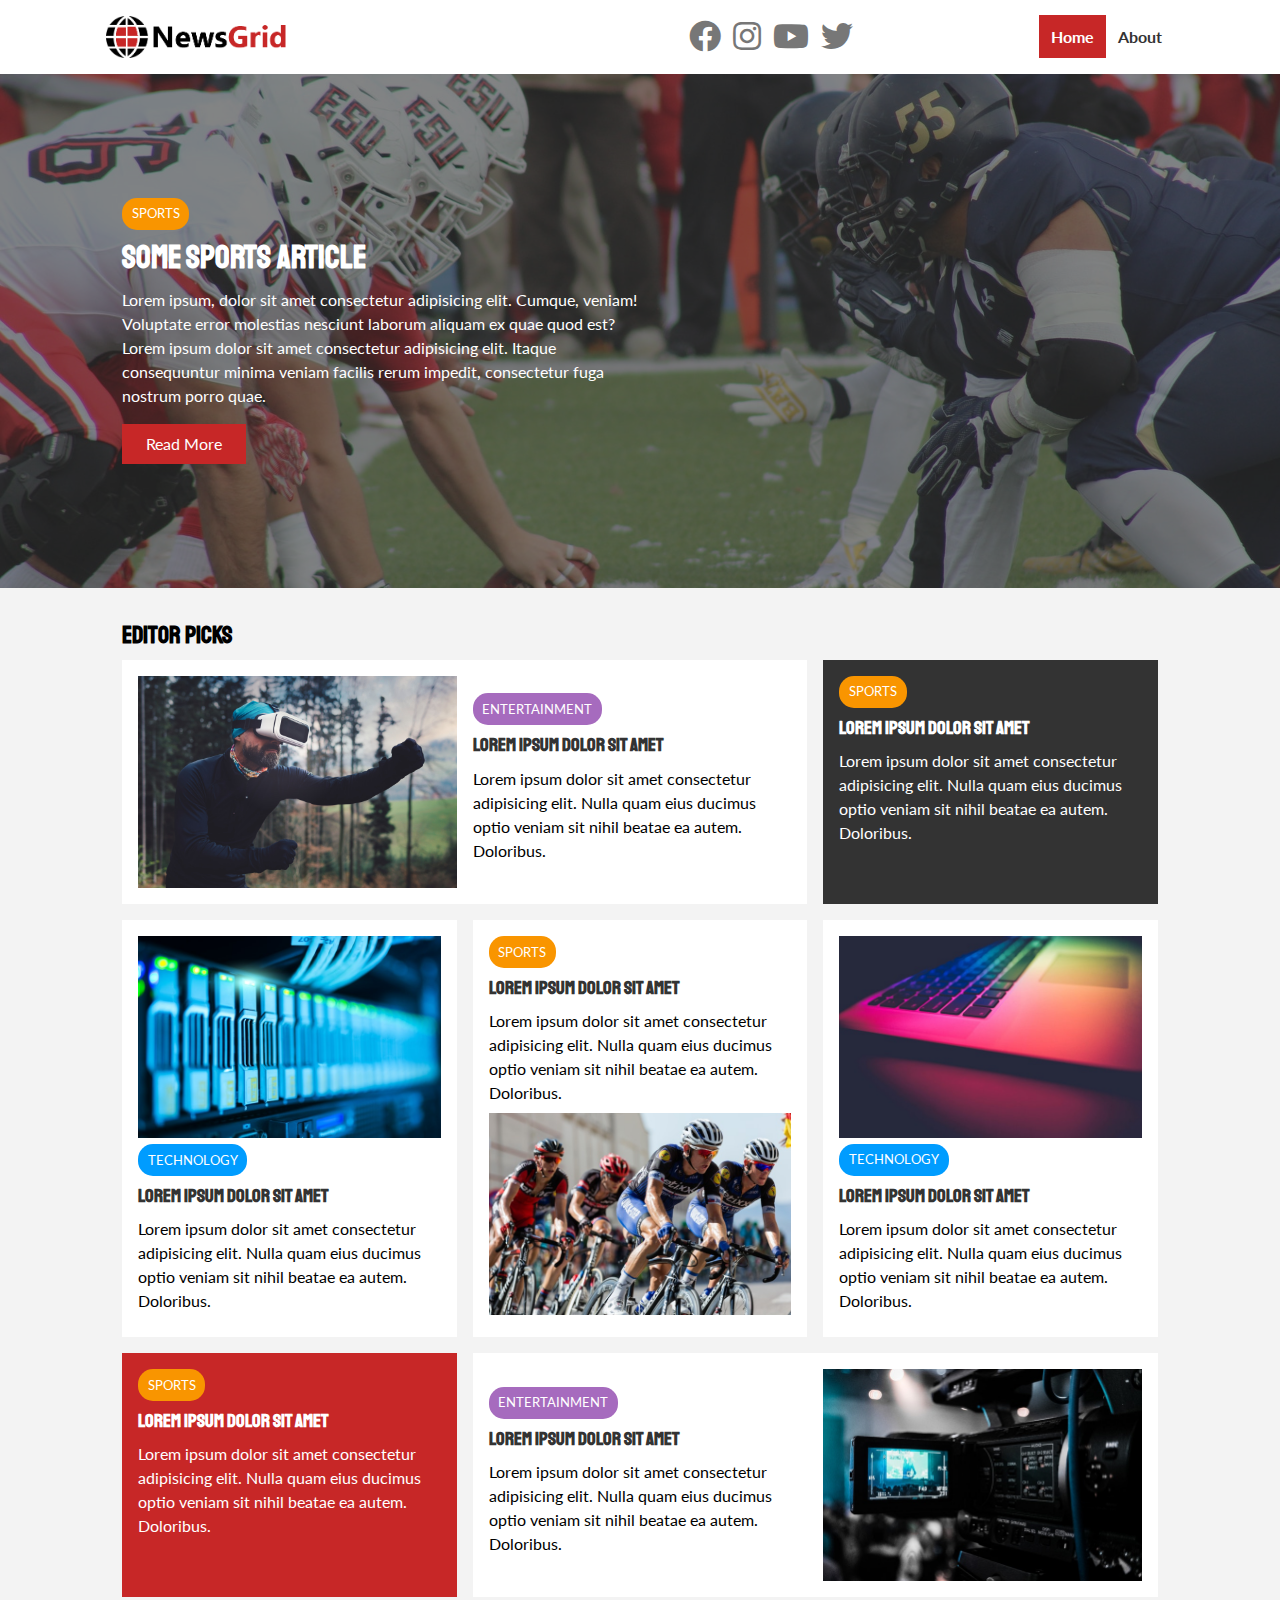
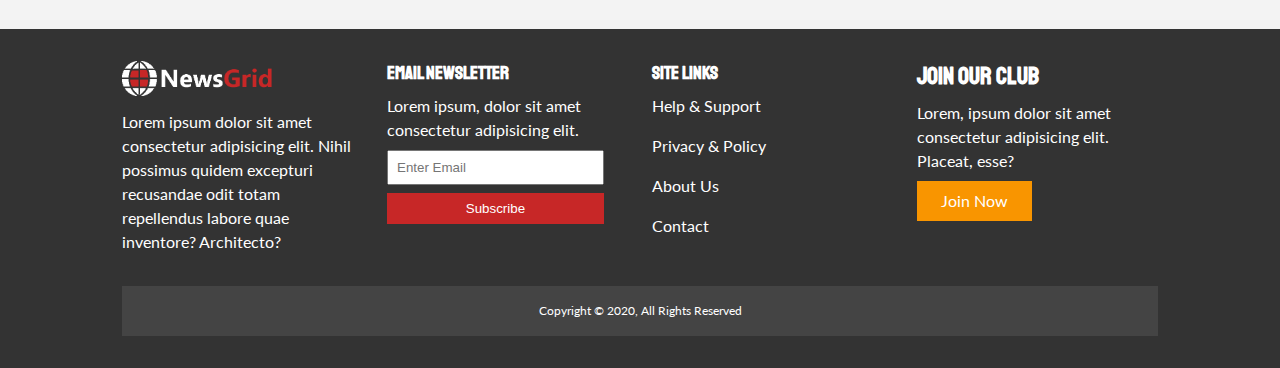
<file: index.html>
<!DOCTYPE html>
<html lang="en">
<head>
    <meta charset="UTF-8">
    <meta name="viewport" content="width=device-width, initial-scale=1.0">
    <link rel="stylesheet" href="https://cdnjs.cloudflare.com/ajax/libs/font-awesome/5.13.0/css/all.min.css">
    <link href="https://fonts.googleapis.com/css?family=Lato|Staatliches" rel="stylesheet">

    <link rel="stylesheet" href="./css/style.css">
    <link rel="stylesheet" href="./css/mobile.css" media="screen and (max-width:768px)">
    <link rel="shortcut icon" type="image/x-icon" href="favicon.ico">

    <title>News Grid| Latest News</title>
</head>
<body>
    <nav id="main-nav">
        <div class="container">
            <img src="./img/logo.png" class="logo" alt="">
            <div class="social">
                <a href="http://facebook.com" target="_blank"><i class="fab fa-facebook fa-2x"></i></a>
                <a href="http://instagram.com" target="_blank"><i class="fab fa-instagram fa-2x"></i></a>
                <a href="http://youtube.com" target="_blank"><i class="fab fa-youtube fa-2x"></i></a>

                <a href="http://twitter.com" target="_blank"><i class="fab fa-twitter fa-2x"></i></a>

            </div>
            <ul>
                <li><a href="index.html" class="current">Home</a></li>
                <li><a href="about.html" >About</a></li>

            </ul>
        </div>
    </nav>
    <!-- Showcase -->
    <header id="showcase">
        <div class="container">
            <div class="showcase-container">
                <div class="showcase-content">
                    <div class="category category-sports">
                     Sports
                    </div>
                    <h1>Some Sports Article</h1>
                    <p>Lorem ipsum, dolor sit amet consectetur adipisicing elit. Cumque, veniam! Voluptate error molestias nesciunt laborum aliquam ex quae quod est? Lorem ipsum dolor sit amet consectetur adipisicing elit. Itaque consequuntur minima veniam facilis rerum impedit, consectetur fuga nostrum porro quae.</p>
                    <a href="article.html" class="btn btn-primary">Read More</a>
                </div>
            </div>
        </div>
    </header>
    <!-- Home Articles -->
    <section id="home-articles" class="py-2">
        <div class="container">
            <h2>Editor Picks</h2>
            <div class="articles-container">
              <article class="card">
                <img src="img/articles/ent1.jpg" alt="">
                <div>
                  <div class="category category-ent">Entertainment</div>
                  <h3>
                    <a href="article.html">Lorem ipsum dolor sit amet</a>
                  </h3>
                  <p>Lorem ipsum dolor sit amet consectetur adipisicing elit. Nulla quam eius ducimus optio veniam sit nihil beatae ea autem. Doloribus.</p>
                </div>
              </article>
              <article class="card bg-dark">
                <div class="category category-sports">Sports</div>
                <h3>
                  <a href="article.html">Lorem ipsum dolor sit amet</a>
                </h3>
                <p>Lorem ipsum dolor sit amet consectetur adipisicing elit. Nulla quam eius ducimus optio veniam sit nihil beatae ea autem. Doloribus.</p>
              </article>
              <article class="card">
                <img src="img/articles/tech1.jpg" alt="">
                <div class="category category-tech">Technology</div>
                <h3>
                  <a href="article.html">Lorem ipsum dolor sit amet</a>
                </h3>
                <p>Lorem ipsum dolor sit amet consectetur adipisicing elit. Nulla quam eius ducimus optio veniam sit nihil beatae ea autem. Doloribus.</p>
              </article>
              <article class="card">
                <div class="category category-sports">Sports</div>
                <h3>
                  <a href="article.html">Lorem ipsum dolor sit amet</a>
                </h3>
                <p>Lorem ipsum dolor sit amet consectetur adipisicing elit. Nulla quam eius ducimus optio veniam sit nihil beatae ea autem. Doloribus.</p>
                <img src="img/articles/sports1.jpg" alt="">
              </article>
              <article class="card">
                <img src="img/articles/tech2.jpg" alt="">
                <div class="category category-tech">Technology</div>
                <h3>
                  <a href="article.html">Lorem ipsum dolor sit amet</a>
                </h3>
                <p>Lorem ipsum dolor sit amet consectetur adipisicing elit. Nulla quam eius ducimus optio veniam sit nihil beatae ea autem. Doloribus.</p>
              </article>
              <article class="card bg-primary">
                <div class="category category-sports">Sports</div>
                <h3>
                  <a href="article.html">Lorem ipsum dolor sit amet</a>
                </h3>
                <p>Lorem ipsum dolor sit amet consectetur adipisicing elit. Nulla quam eius ducimus optio veniam sit nihil beatae ea autem. Doloribus.</p>
              </article>
              <article class="card">
                <div>
                  <div class="category category-ent">Entertainment</div>
                  <h3>
                    <a href="article.html">Lorem ipsum dolor sit amet</a>
                  </h3>
                  <p>Lorem ipsum dolor sit amet consectetur adipisicing elit. Nulla quam eius ducimus optio veniam sit nihil beatae ea autem. Doloribus.</p>
                </div>
                <img src="img/articles/ent2.jpg" alt="">
              </article>
            </div>
        </div>
      </section>
      <!-- Footer -->
      <footer id="main-footer" class="py-2">
          <div class="container footer-container">
              <div>
                  <img src="./img/logo_light.png" alt="">
                  <p>Lorem ipsum dolor sit amet consectetur adipisicing elit. Nihil possimus quidem excepturi 
                      recusandae odit totam repellendus labore quae inventore? Architecto?</p>

              </div>
              <div>
                  <h3>Email Newsletter</h3>
                  <p>Lorem ipsum, dolor sit amet consectetur adipisicing elit.</p>
                  <form >
                      <input type="email"  placeholder="Enter Email">
                      <input type="submit" value="Subscribe" class="btn btn-primary">
                  </form>
              </div>
              <div class=>
                  <h3>Site Links</h3>
                  <ul class="list">
                      <li><a href="#">Help & Support</a></li>
                      <li><a href="#">Privacy & Policy</a></li>
                      <li><a href="#">About Us</a></li>
                      <li><a href="#">Contact</a></li>
                  </ul>
              </div>
              <div>
                  <h2>Join Our Club</h2>
                  <p>Lorem, ipsum dolor sit amet consectetur adipisicing elit. Placeat, esse?</p>
                  <a href="#" class="btn btn-secondary">Join Now</a>
              </div>
              <div>
                  <p>Copyright &copy; 2020, All Rights Reserved</p>
              </div>
          </div>

      </footer>
    
</body>
</html>
</file>
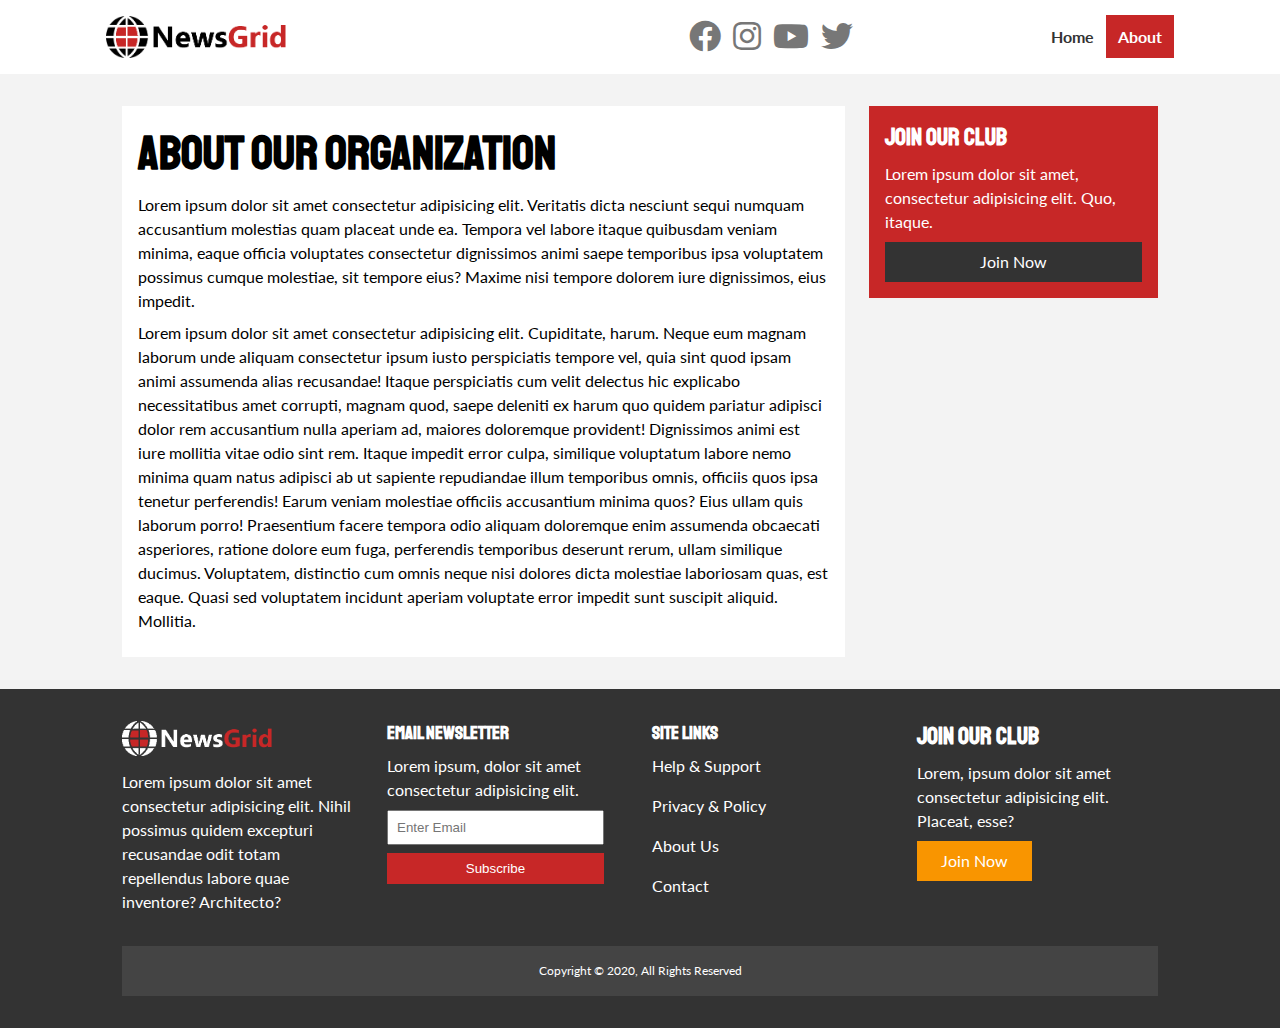
<file: about.html>
<!DOCTYPE html>
<html lang="en">
<head>
    <meta charset="UTF-8">
    <meta name="viewport" content="width=device-width, initial-scale=1.0">
    <link rel="stylesheet" href="https://cdnjs.cloudflare.com/ajax/libs/font-awesome/5.13.0/css/all.min.css">
    <link href="https://fonts.googleapis.com/css?family=Lato|Staatliches" rel="stylesheet">

    <link rel="stylesheet" href="./css/style.css">
    <link rel="stylesheet" href="./css/mobile.css" media="screen and (max-width:768px)">
    <link rel="shortcut icon" type="image/x-icon" href="favicon.ico">

    <title>About</title>
</head>
<body>
    <nav id="main-nav">
        <div class="container">
            <img src="./img/logo.png" class="logo" alt="">
            <div class="social">
                <a href="http://facebook.com" target="_blank"><i class="fab fa-facebook fa-2x"></i></a>
                <a href="http://instagram.com" target="_blank"><i class="fab fa-instagram fa-2x"></i></a>
                <a href="http://youtube.com" target="_blank"><i class="fab fa-youtube fa-2x"></i></a>

                <a href="http://twitter.com" target="_blank"><i class="fab fa-twitter fa-2x"></i></a>

            </div>
            <ul>
                <li><a href="index.html" >Home</a></li>
                <li><a href="about.html" class="current">About</a></li>

            </ul>
        </div>
    </nav>

    <section id="about">
        <div class="container">
            <div class="page-container">

                <article class="card">
                    <h1 class="l-heading">
                        About Our Organization
                    </h1>
                    <p>Lorem ipsum dolor sit amet consectetur adipisicing elit. Veritatis dicta nesciunt sequi numquam accusantium molestias quam placeat unde ea. Tempora vel labore itaque quibusdam veniam minima, eaque officia voluptates consectetur dignissimos animi saepe temporibus ipsa voluptatem possimus cumque 
                        molestiae, sit tempore eius? Maxime nisi tempore dolorem iure dignissimos, eius impedit.</p>
                    <p>Lorem ipsum dolor sit amet consectetur adipisicing elit. Cupiditate, harum. Neque eum magnam laborum unde aliquam consectetur ipsum iusto perspiciatis tempore vel, quia sint quod ipsam animi assumenda alias recusandae! Itaque perspiciatis cum velit delectus hic explicabo necessitatibus amet corrupti, magnam quod, saepe deleniti ex harum quo quidem pariatur adipisci dolor rem accusantium nulla aperiam ad, maiores doloremque provident! Dignissimos animi est iure mollitia vitae odio sint rem. Itaque impedit error culpa, similique voluptatum labore nemo minima quam natus adipisci ab ut sapiente repudiandae illum temporibus omnis, officiis quos ipsa tenetur perferendis! Earum veniam molestiae officiis accusantium minima quos? Eius ullam quis laborum porro! Praesentium facere tempora odio aliquam doloremque enim assumenda obcaecati asperiores, ratione dolore eum fuga, perferendis temporibus deserunt rerum, ullam similique ducimus. Voluptatem, distinctio cum omnis neque nisi dolores dicta molestiae laboriosam quas, est eaque. Quasi sed voluptatem incidunt aperiam voluptate error impedit sunt suscipit aliquid. Mollitia.</p>
                
                </article>
                <aside class="card bg-primary">

                    <h2>Join Our Club</h2>
                    <p>Lorem ipsum dolor sit amet, consectetur adipisicing elit. Quo, itaque.</p>
                    <a href="" class="btn btn-dark btn-block">Join Now</a>
                </aside>
            </div>
        </div>
    </section>
                 
      <!-- Footer -->
      <footer id="main-footer" class="py-2">
          <div class="container footer-container">
              <div>
                  <img src="./img/logo_light.png" alt="">
                  <p>Lorem ipsum dolor sit amet consectetur adipisicing elit. Nihil possimus quidem excepturi 
                      recusandae odit totam repellendus labore quae inventore? Architecto?</p>

              </div>
              <div>
                  <h3>Email Newsletter</h3>
                  <p>Lorem ipsum, dolor sit amet consectetur adipisicing elit.</p>
                  <form >
                      <input type="email"  placeholder="Enter Email">
                      <input type="submit" value="Subscribe" class="btn btn-primary">
                  </form>
              </div>
              <div class=>
                  <h3>Site Links</h3>
                  <ul class="list">
                      <li><a href="#">Help & Support</a></li>
                      <li><a href="#">Privacy & Policy</a></li>
                      <li><a href="#">About Us</a></li>
                      <li><a href="#">Contact</a></li>
                  </ul>
              </div>
              <div>
                  <h2>Join Our Club</h2>
                  <p>Lorem, ipsum dolor sit amet consectetur adipisicing elit. Placeat, esse?</p>
                  <a href="#" class="btn btn-secondary">Join Now</a>
              </div>
              <div>
                  <p>Copyright &copy; 2020, All Rights Reserved</p>
              </div>
          </div>

      </footer>
    
</body>
</html>
</file>
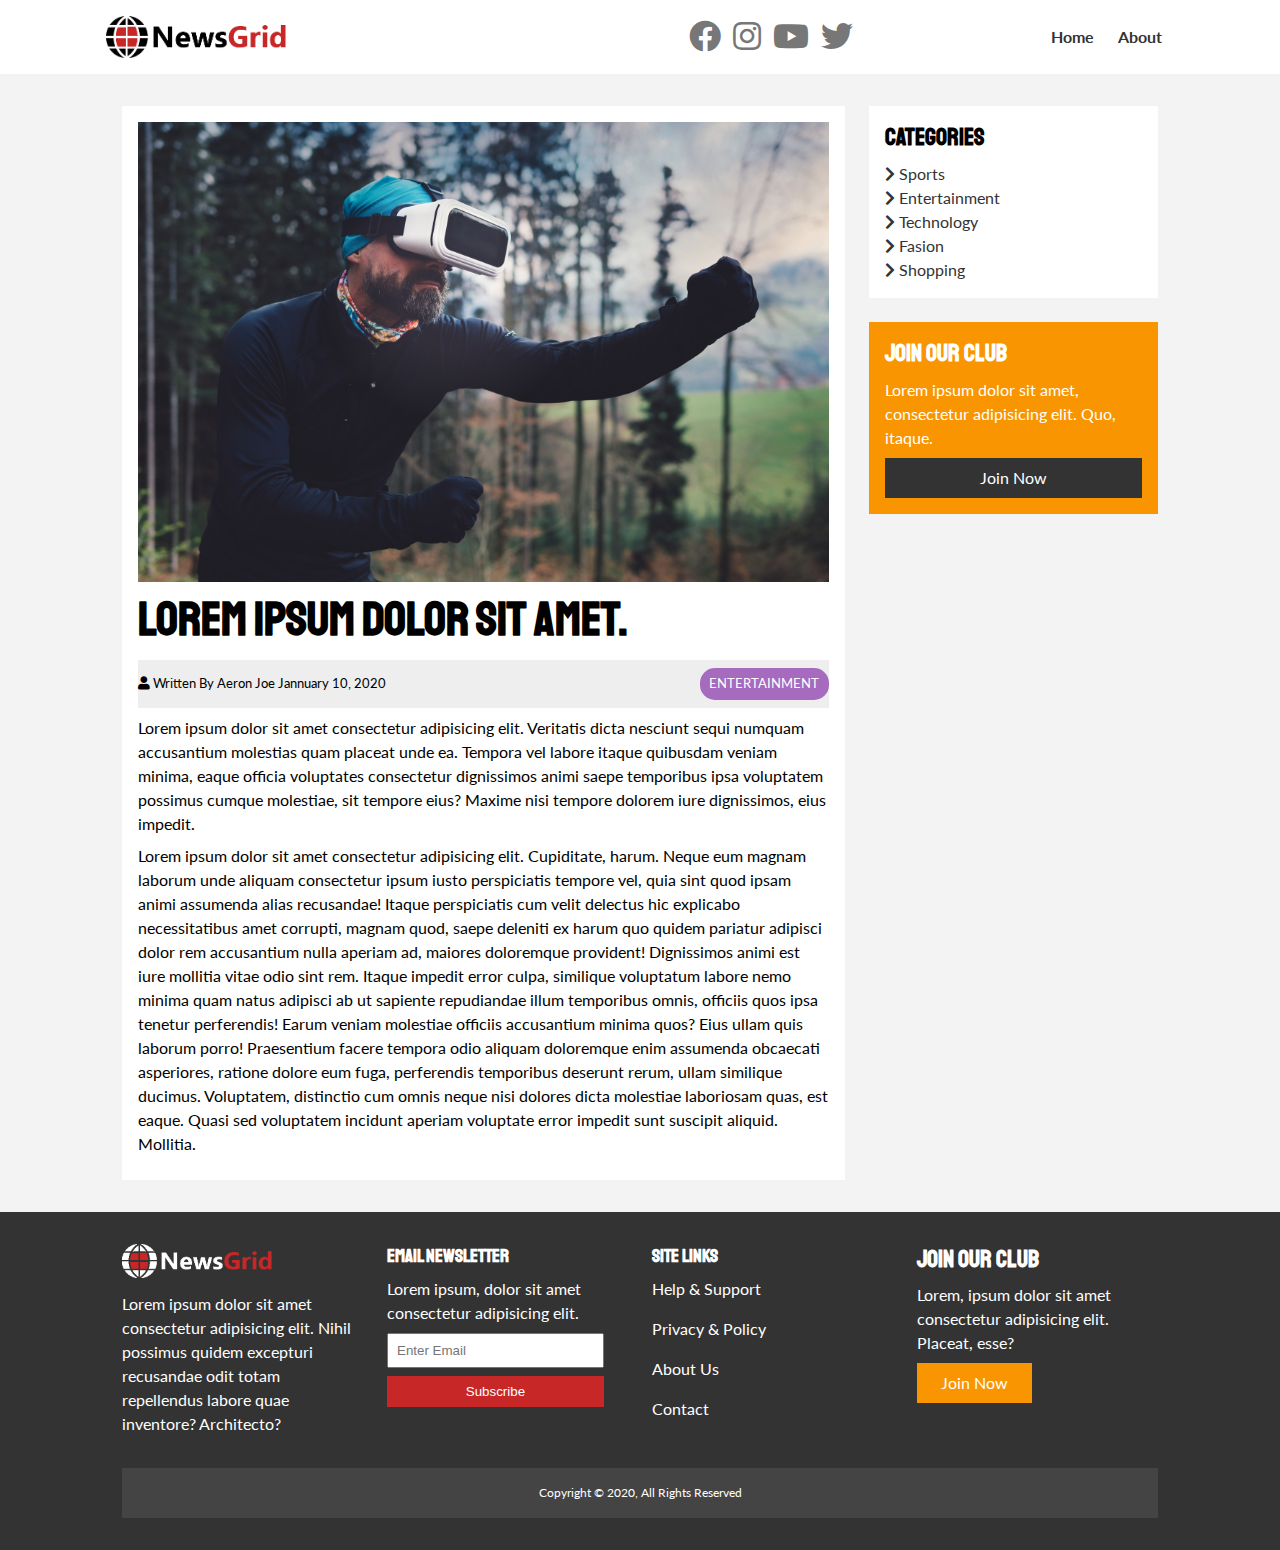
<file: article.html>
<!DOCTYPE html>
<html lang="en">
<head>
    <meta charset="UTF-8">
    <meta name="viewport" content="width=device-width, initial-scale=1.0">
    <link rel="stylesheet" href="https://cdnjs.cloudflare.com/ajax/libs/font-awesome/5.13.0/css/all.min.css">
    <link href="https://fonts.googleapis.com/css?family=Lato|Staatliches" rel="stylesheet">

    <link rel="stylesheet" href="./css/style.css">
    <link rel="stylesheet" href="./css/mobile.css" media="screen and (max-width:768px)">
    <link rel="shortcut icon" type="image/x-icon" href="favicon.ico">

    <title>News</title>
</head>
<body>
    <nav id="main-nav">
        <div class="container">
            <img src="./img/logo.png" class="logo" alt="">
            <div class="social">
                <a href="http://facebook.com" target="_blank"><i class="fab fa-facebook fa-2x"></i></a>
                <a href="http://instagram.com" target="_blank"><i class="fab fa-instagram fa-2x"></i></a>
                <a href="http://youtube.com" target="_blank"><i class="fab fa-youtube fa-2x"></i></a>

                <a href="http://twitter.com" target="_blank"><i class="fab fa-twitter fa-2x"></i></a>

            </div>
            <ul>
                <li><a href="index.html" >Home</a></li>
                <li><a href="about.html" >About</a></li>

            </ul>
        </div>
    </nav>

    <section id="article">
        <div class="container">
            <div class="page-container">

                <article class="card">
                    <img src="./img/articles/ent1.jpg" alt="">
                    <h1 class="l-heading">
                        Lorem ipsum dolor sit amet.
                    </h1>
                    <div class="meta">
                        <small>
                            <i class="fas fa-user"></i> Written By Aeron Joe Jannuary 10, 2020
                        </small>
                        <div class="category category-ent"> Entertainment</div>
                    </div>
                    <p>Lorem ipsum dolor sit amet consectetur adipisicing elit. Veritatis dicta nesciunt sequi numquam accusantium molestias quam placeat unde ea. Tempora vel labore itaque quibusdam veniam minima, eaque officia voluptates consectetur dignissimos animi saepe temporibus ipsa voluptatem possimus cumque 
                        molestiae, sit tempore eius? Maxime nisi tempore dolorem iure dignissimos, eius impedit.</p>
                    <p>Lorem ipsum dolor sit amet consectetur adipisicing elit. Cupiditate, harum. Neque eum magnam laborum unde aliquam consectetur ipsum iusto perspiciatis tempore vel, quia sint quod ipsam animi assumenda alias recusandae! Itaque perspiciatis cum velit delectus hic explicabo necessitatibus amet corrupti, magnam quod, saepe deleniti ex harum quo quidem pariatur adipisci dolor rem accusantium nulla aperiam ad, maiores doloremque provident! Dignissimos animi est iure mollitia vitae odio sint rem. Itaque impedit error culpa, similique voluptatum labore nemo minima quam natus adipisci ab ut sapiente repudiandae illum temporibus omnis, officiis quos ipsa tenetur perferendis! Earum veniam molestiae officiis accusantium minima quos? Eius ullam quis laborum porro! Praesentium facere tempora odio aliquam doloremque enim assumenda obcaecati asperiores, ratione dolore eum fuga, perferendis temporibus deserunt rerum, ullam similique ducimus. Voluptatem, distinctio cum omnis neque nisi dolores dicta molestiae laboriosam quas, est eaque. Quasi sed voluptatem incidunt aperiam voluptate error impedit sunt suscipit aliquid. Mollitia.</p>
                
                </article>
                <aside id="categories" class="card">
                    <h2>Categories</h2>
                    <ul class="list">
                        <li><a href="#"><i class="fas fa-chevron-right"></i> Sports</a></li>
                        <li><a href="#"><i class="fas fa-chevron-right"></i> Entertainment</a></li>
                        <li><a href="#"><i class="fas fa-chevron-right"></i> Technology</a></li>
                        <li><a href="#"><i class="fas fa-chevron-right"></i> Fasion</a></li>
                        <li><a href="#"><i class="fas fa-chevron-right"></i> Shopping</a></li>
                    </ul>

                </aside>
                <aside class="card bg-secondary">

                    <h2>Join Our Club</h2>
                    <p>Lorem ipsum dolor sit amet, consectetur adipisicing elit. Quo, itaque.</p>
                    <a href="" class="btn btn-dark btn-block">Join Now</a>
                </aside>
            </div>
        </div>
    </section>
                 
      <!-- Footer -->
      <footer id="main-footer" class="py-2">
          <div class="container footer-container">
              <div>
                  <img src="./img/logo_light.png" alt="">
                  <p>Lorem ipsum dolor sit amet consectetur adipisicing elit. Nihil possimus quidem excepturi 
                      recusandae odit totam repellendus labore quae inventore? Architecto?</p>

              </div>
              <div>
                  <h3>Email Newsletter</h3>
                  <p>Lorem ipsum, dolor sit amet consectetur adipisicing elit.</p>
                  <form >
                      <input type="email"  placeholder="Enter Email">
                      <input type="submit" value="Subscribe" class="btn btn-primary">
                  </form>
              </div>
              <div class=>
                  <h3>Site Links</h3>
                  <ul class="list">
                      <li><a href="#">Help & Support</a></li>
                      <li><a href="#">Privacy & Policy</a></li>
                      <li><a href="#">About Us</a></li>
                      <li><a href="#">Contact</a></li>
                  </ul>
              </div>
              <div>
                  <h2>Join Our Club</h2>
                  <p>Lorem, ipsum dolor sit amet consectetur adipisicing elit. Placeat, esse?</p>
                  <a href="#" class="btn btn-secondary">Join Now</a>
              </div>
              <div>
                  <p>Copyright &copy; 2020, All Rights Reserved</p>
              </div>
          </div>

      </footer>
    
</body>
</html>
</file>
<file: css/style.css>
:root{
    --primary-color:#c72727; 
    --secondary-color:#f99500;
    --light-color:#f3f3f3;
    --dark-color:#333;
    --max-width:1100px;
}

.category{
    --sports-color:#f99500;
    --ent-color:#a66bbe;
    --tech-color:#009cff;
}

*{
    margin:0;
    padding:0;
    box-sizing: border-box;

}

body{
    font-family: 'Lato', sans-serif;
    line-height: 1.5;
    background: var(--light-color);
}

a{
    color: #333;
    text-decoration: none;

}
ul{
    list-style: none;
}
p{
    margin: .5rem 0;
}
img{
    width: 100%;
}

h1, h2, h3, h4, h5, h6{
    font-family: 'staatliches' , cursive;
    margin-bottom: .55rem;
    line-height: 1.3;
}
.list li a:hover{
    color: var(--primary-color) !important;
}

/* Utility */

.container{
    max-width: var(--max-width);
    margin: auto;
    padding: 0 2rem;
    overflow: hidden;

}
.category{
    display: inline-block;
    color: #fff;
    border-radius: 15px;
    
    font-size: 0.8rem;
    text-transform: uppercase;
    padding: 0.4rem 0.6rem;
    margin-bottom: 0.5rem;
}
.category-sports{
    background: var(--sports-color);

}
.category-ent{
    background: var(--ent-color);
}
.category-tech{
    background: var(--tech-color);
}
.btn{
    display: inline-block;
    border: none;
    background: var(--dark-color);
    color: white;
    padding: .5rem 1.5rem;
}
.btn-light{background: var(--light-color);}
.btn-primary{background: var(--primary-color);}
.btn-secondary{background: var(--secondary-color);}
.btn:hover{
    opacity: 0.8;
}
.btn-block{
    display: block;
    width: 100%;
    text-align: center;
}
.card{
    padding: 1rem;
    background: #fff;
}
.bg-dark{
    background: var(--dark-color);
    color: #fff;
}
.bg-primary{
    background: var(--primary-color);
    color: #fff;
}
.bg-secondary{
    background: var(--secondary-color);
    color: #fff;
}
.py-1{
    padding: 1.5rem 0;
}
.py-2{
    padding: 2rem 0;
}
.py-3{
    padding: 3rem 0;
}
.p-1{
    padding:1.5rem;
}
.p-2{
    padding:2rem;
}
.p-3{
    padding:3rem;
}
.bg-dark h1,
.bg-dark h2,
.bg-dark h3,
.bg-dark a,
.bg-primary h1,
.bg-primary h2,
.bg-primary h3,
.bg-primary a,
.bg-secondary h1,
.bg-secondary h2,
.bg-secondary h3,
.bg-secondary a
{
color: #fff;
}

.l-heading{
    font-size: 3rem;
}
/* Inner page container */
.page-container{
    display: grid;
    grid-template-columns: 5fr 2fr;
    margin: 2rem 0;
    grid-gap: 1.5rem;
}
.page-container > *:first-child{
    grid-row: 1/ span 3;
}
/* Navigation */
#main-nav{
    background: #fff;
    position: sticky;
    top: 0;
    z-index: 2;

}
#main-nav .container{
    display: grid;
    grid-template-columns: 6fr 3fr 2fr;
    padding: 1rem;
    align-items: center;
}

#main-nav .logo{
    max-width: 180px;
}
#main-nav ul{
    justify-self: end;
    display: flex;
}
#main-nav ul li a {
    padding: 0.75rem;
    font-weight: bold;
}
#main-nav ul li a.current{
    background: var(--primary-color);
    color: #fff;
}

#main-nav ul li a:hover{
    color: #333;
    background: var(--light-color);
}
#main-nav .social i{
    color: #777;
    margin-right: .5rem;
}
/* Showcase */
#showcase{
    color: #fff;
    background: #333;
    padding: 2rem;
    position: relative;
}
#showcase::before{
    content: '';
    background: url(../img/featured.jpg) no-repeat center center/cover;
    position: absolute;
    top: 0;
    left: 0;
    width: 100%;
    height: 100%;
    opacity: 0.4;
}
#showcase .showcase-container{
    display: grid;
    grid-template-columns: repeat(2, 1fr);
    height: 50vh;
    justify-content: center;
    align-items: center;
}
#showcase .showcase-content{
    z-index: 1;
}
#showcase .showcase-content p{
    margin-bottom: 1rem;
}

/* Home Articles */
#home-articles .articles-container{
    display: grid;
    grid-template-columns: repeat(3,1fr);
    grid-gap:1rem;
}
#home-articles .articles-container > *:first-child{
    display: grid;
    grid-template-columns: repeat(2,1fr);
    grid-gap: 1rem;
    grid-column: 1/ span 2;
    align-items: center;
}
#home-articles .articles-container > *:last-child{
    display: grid;
    grid-template-columns: repeat(2,1fr);
    grid-gap: 1rem;
    grid-column: 2/ span 2;
    align-items: center;

}
#article .meta{
    display: flex;
    justify-content: space-between;
    align-items: center;
    background: #eee;
}
#article .meta .category{
    margin-top: .5rem;
}

/* Footer */
#main-footer{
    background: var(--dark-color);
    color: #fff;

}
#main-footer img{
    width: 150px;

}
#main-footer a{
    color: #fff;
}

#main-footer .footer-container{
    display: grid;
    grid-template-columns: repeat(4,1fr);
    grid-gap: 1.5rem;
}
#main-footer .footer-container > *:last-child{
    background: #444;
    grid-column: 1/span 4;
    padding: .5rem;
    text-align: center;
    font-size: .75rem;
}
#main-footer .footer-container input[type='email']{
    width: 90%;
    padding: .5rem;
    margin-bottom: .5rem;
}

#main-footer .footer-container input[type='submit']{
    width: 90%;

}

#main-footer .container .list li{
    margin-bottom: 1rem;
}
</file>
<file: css/mobile.css>
/* Navigation */
#main-nav .social{
    display: none;
}
#main-nav .container{
    grid-template-columns: 1fr;
    grid-gap: 1.5rem;
   
}
#main-nav ul,
#main-nav .logo{
    justify-self: center;
}
#main-nav ul li a{
    padding: .5rem;
}

#home-articles .articles-container{
    grid-template-columns: repeat(2, 1fr);
}
#home-articles .articles-container > *:first-child,
#home-articles .articles-container > *:last-child{
    grid-template-columns: 1fr;
    grid-column: 1;
}

@media(max-width:600px){
    /* Stack Grid Items */
#showcase .showcase-container,
#home-articles .articles-container,
#main-footer .footer-container{
    grid-template-columns: 1fr;
}

#main-footer .footer-container > *:last-child{
    grid-column: 1;
}
#main-footer .footer-container > *{
    border-bottom: #444 dotted 1px;
    padding-bottom: 1rem;
}
.page-container{
    grid-template-columns: 1fr;
    text-align: center;

}
.page-container > *:first-child{
    grid-row: 1;
}
.l-heading{
    font-size: 2rem;
}

}
</file>
